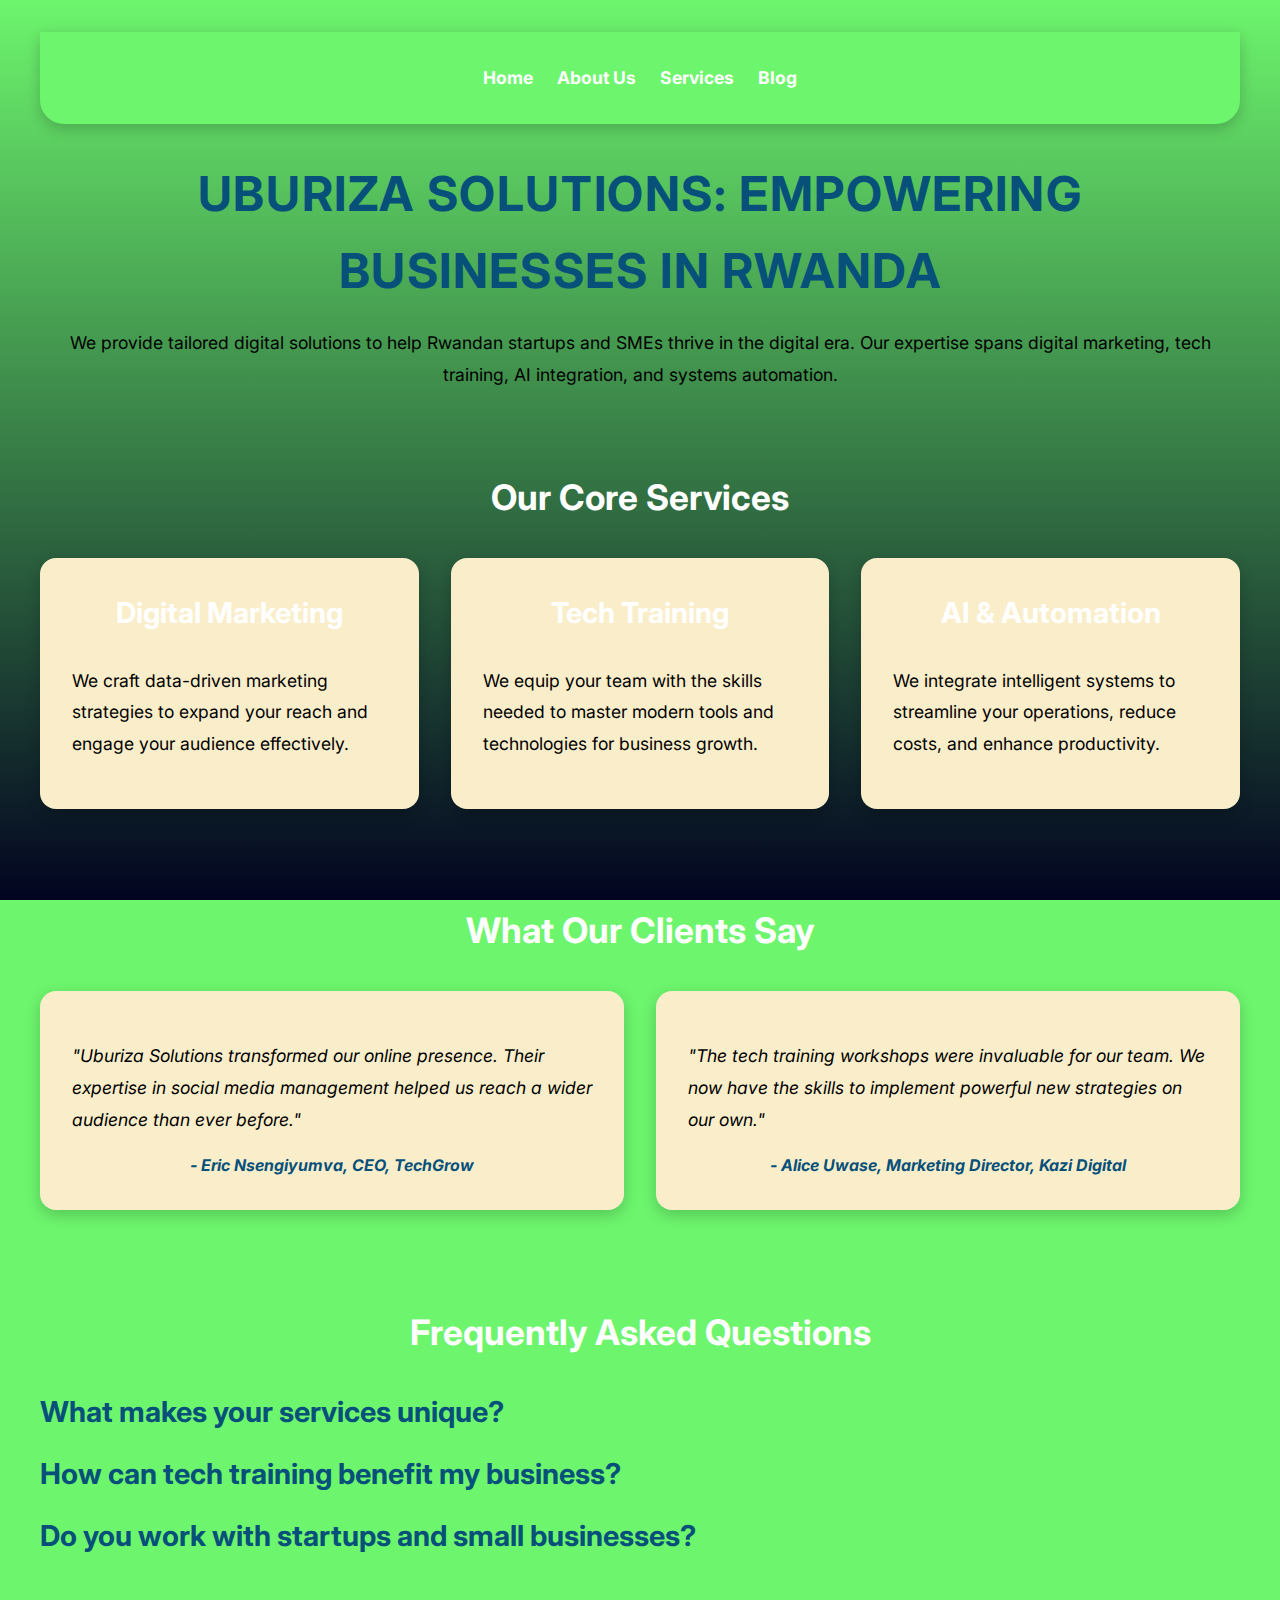
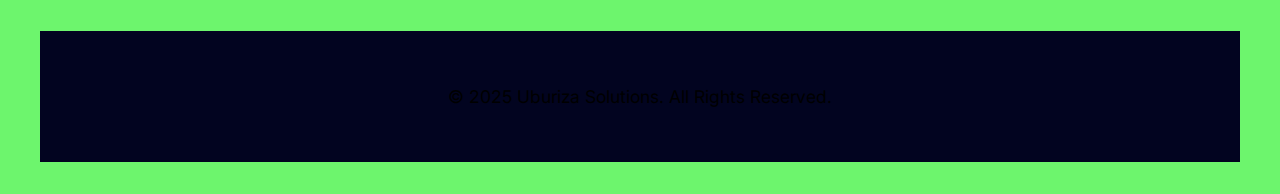
<file: index.html>
<!DOCTYPE html>
<html lang="en">
<head>
    <meta charset="UTF-8">
    <meta name="viewport" content="width=device-width, initial-scale=1.0">
    <!-- SEO: Title Tag -->
    <title>Digital Solutions for Rwandan Businesses | Uburiza Solutions</title>
    <!-- SEO: Meta Description -->
    <meta name="description" content="Uburiza Solutions empowers startups and SMEs in Rwanda with digital marketing, tech training, AI integration, and system automation to help them grow and succeed.">
    <!-- Links to the global stylesheet -->
    <link rel="stylesheet" href="styles.css">
    <!-- SEO: Inter font for readability -->
    <link rel="preconnect" href="https://fonts.googleapis.com">
    <link rel="preconnect" href="https://fonts.gstatic.com" crossorigin>
    <link href="https://fonts.googleapis.com/css2?family=Inter:wght@400;700&display=swap" rel="stylesheet">
</head>
<body>
    <div class="container">
        <header>
            <nav>
                <ul>
                    <li><a href="index.html">Home</a></li>
                    <li><a href="about.html">About Us</a></li>
                    <li><a href="services.html">Services</a></li>
                    <li><a href="blog.html">Blog</a></li>
                </ul>
            </nav>
        </header>

        <main>
            <h1>Uburiza Solutions: Empowering Businesses in Rwanda</h1>
            
            <p>
                We provide tailored digital solutions to help Rwandan startups and SMEs thrive in the digital era. Our expertise spans digital marketing, tech training, AI integration, and systems automation.
            </p>

            <section id="services-intro">
                <h2>Our Core Services</h2>
                <div class="card-grid">
                    <div class="card">
                        <h3>Digital Marketing</h3>
                        <p>We craft data-driven marketing strategies to expand your reach and engage your audience effectively.</p>
                    </div>
                    <div class="card">
                        <h3>Tech Training</h3>
                        <p>We equip your team with the skills needed to master modern tools and technologies for business growth.</p>
                    </div>
                    <div class="card">
                        <h3>AI & Automation</h3>
                        <p>We integrate intelligent systems to streamline your operations, reduce costs, and enhance productivity.</p>
                    </div>
                </div>
            </section>
            
            <section id="testimonials">
                <h2>What Our Clients Say</h2>
                <div class="card-grid">
                    <div class="card testimonial-card">
                        <p>"Uburiza Solutions transformed our online presence. Their expertise in social media management helped us reach a wider audience than ever before."</p>
                        <cite>- Eric Nsengiyumva, CEO, TechGrow</cite>
                    </div>
                    <div class="card testimonial-card">
                        <p>"The tech training workshops were invaluable for our team. We now have the skills to implement powerful new strategies on our own."</p>
                        <cite>- Alice Uwase, Marketing Director, Kazi Digital</cite>
                    </div>
                </div>
            </section>

            <section id="faqs">
                <h2>Frequently Asked Questions</h2>
                <div class="faq-list">
                    <div class="faq-item">
                        <h3>What makes your services unique?</h3>
                        <div class="faq-answer">
                            <p>We focus on a data-driven approach and provide customized solutions that are specifically designed for the Rwandan market. We don't just provide a service; we build a partnership with your business.</p>
                        </div>
                    </div>
                    <div class="faq-item">
                        <h3>How can tech training benefit my business?</h3>
                        <div class="faq-answer">
                            <p>Investing in tech training empowers your employees to use new tools efficiently, enhances productivity, and keeps your company competitive in a fast-paced digital world. It is a long-term investment in your team's capabilities.</p>
                        </div>
                    </div>
                    <div class="faq-item">
                        <h3>Do you work with startups and small businesses?</h3>
                        <div class="faq-answer">
                            <p>Yes, we specialize in helping startups and SMEs. We understand the unique challenges they face and offer scalable, affordable solutions to help them grow from the ground up.</p>
                        </div>
                    </div>
                </div>
            </section>
        </main>
        
        <footer>
            <p>&copy; 2025 Uburiza Solutions. All Rights Reserved.</p>
        </footer>
    </div>
    <script>
        document.addEventListener('DOMContentLoaded', () => {
            const faqItems = document.querySelectorAll('.faq-item h3');
            faqItems.forEach(item => {
                item.addEventListener('click', () => {
                    const parent = item.parentElement;
                    parent.classList.toggle('open');
                });
            });
        });
    </script>
</body>
</html>
</file>
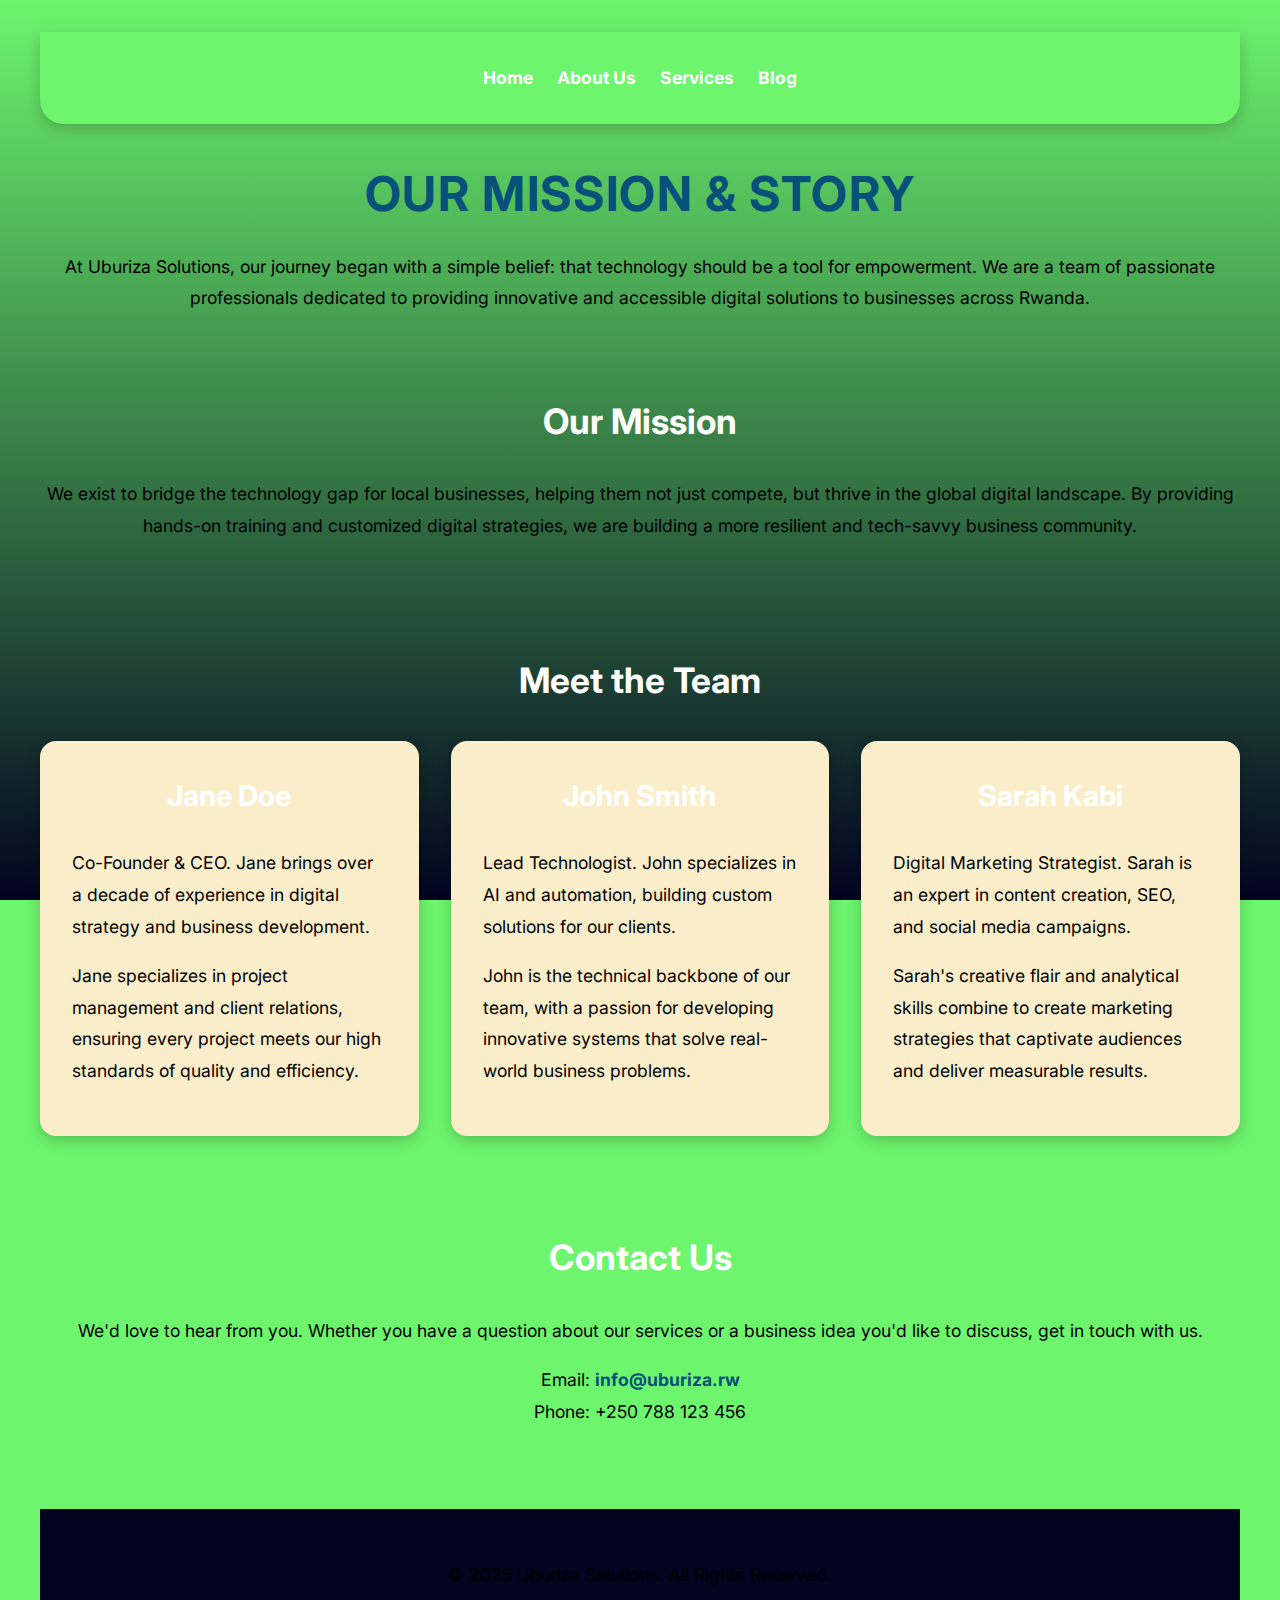
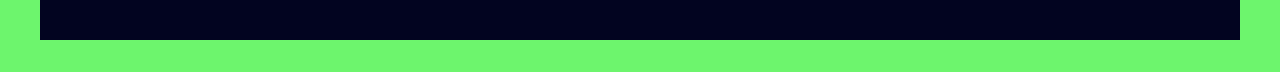
<file: about.html>
<!DOCTYPE html>
<html lang="en">
<head>
    <meta charset="UTF-8">
    <meta name="viewport" content="width=device-width, initial-scale=1.0">
    <!-- SEO: Unique Title Tag for the About page -->
    <title>About Uburiza Solutions | Our Mission & Team</title>
    <!-- SEO: Unique Meta Description for the About page -->
    <meta name="description" content="Discover the mission, vision, and dedicated team behind Uburiza Solutions. We are committed to empowering businesses in Rwanda through technology and innovation.">
    <!-- Links to the global stylesheet -->
    <link rel="stylesheet" href="styles.css">
    <link rel="preconnect" href="https://fonts.googleapis.com">
    <link rel="preconnect" href="https://fonts.gstatic.com" crossorigin>
    <link href="https://fonts.googleapis.com/css2?family=Inter:wght@400;700&display=swap" rel="stylesheet">
</head>
<body>
    <div class="container">
        <header>
            
            <nav>
                <ul>
                    <li><a href="index.html">Home</a></li>
                    <li><a href="about.html">About Us</a></li>
                    <li><a href="services.html">Services</a></li>
                    <li><a href="blog.html">Blog</a></li>
                </ul>
            </nav>
        </header>

        <main>
            <h1>Our Mission & Story</h1>
            
            <p>
                At Uburiza Solutions, our journey began with a simple belief: that technology should be a tool for empowerment. We are a team of passionate professionals dedicated to providing innovative and accessible digital solutions to businesses across Rwanda.
            </p>

            <section id="our-mission">
                <h2>Our Mission</h2>
                <p>
                    We exist to bridge the technology gap for local businesses, helping them not just compete, but thrive in the global digital landscape. By providing hands-on training and customized digital strategies, we are building a more resilient and tech-savvy business community.
                </p>
            </section>

            <section id="our-team">
                <h2>Meet the Team</h2>
                <div class="card-grid">
                    <div class="card team-member">
                        <h3>Jane Doe</h3>
                        <p>Co-Founder & CEO. Jane brings over a decade of experience in digital strategy and business development.</p>
                        <p>Jane specializes in project management and client relations, ensuring every project meets our high standards of quality and efficiency.</p>
                    </div>
                    <div class="card team-member">
                        <h3>John Smith</h3>
                        <p>Lead Technologist. John specializes in AI and automation, building custom solutions for our clients.</p>
                        <p>John is the technical backbone of our team, with a passion for developing innovative systems that solve real-world business problems.</p>
                    </div>
                    <div class="card team-member">
                        <h3>Sarah Kabi</h3>
                        <p>Digital Marketing Strategist. Sarah is an expert in content creation, SEO, and social media campaigns.</p>
                        <p>Sarah's creative flair and analytical skills combine to create marketing strategies that captivate audiences and deliver measurable results.</p>
                    </div>
                </div>
            </section>
            
            <section id="contact-us">
                <h2>Contact Us</h2>
                <p>
                    We'd love to hear from you. Whether you have a question about our services or a business idea you'd like to discuss, get in touch with us.
                </p>
                <p>
                    Email: <a href="mailto:info@uburiza.rw">info@uburiza.rw</a><br>
                    Phone: +250 788 123 456
                </p>
            </section>
        </main>

        <footer>
            <p>&copy; 2025 Uburiza Solutions. All Rights Reserved.</p>
        </footer>
    </div>
    <script>
        document.addEventListener('DOMContentLoaded', () => {
            // Mobile menu functionality
            const menuToggle = document.querySelector('.menu-toggle');
            const navUl = document.querySelector('nav ul');

            menuToggle.addEventListener('click', () => {
                navUl.classList.toggle('active');
            });
        });
    </script>
</body>
</html>
</file>
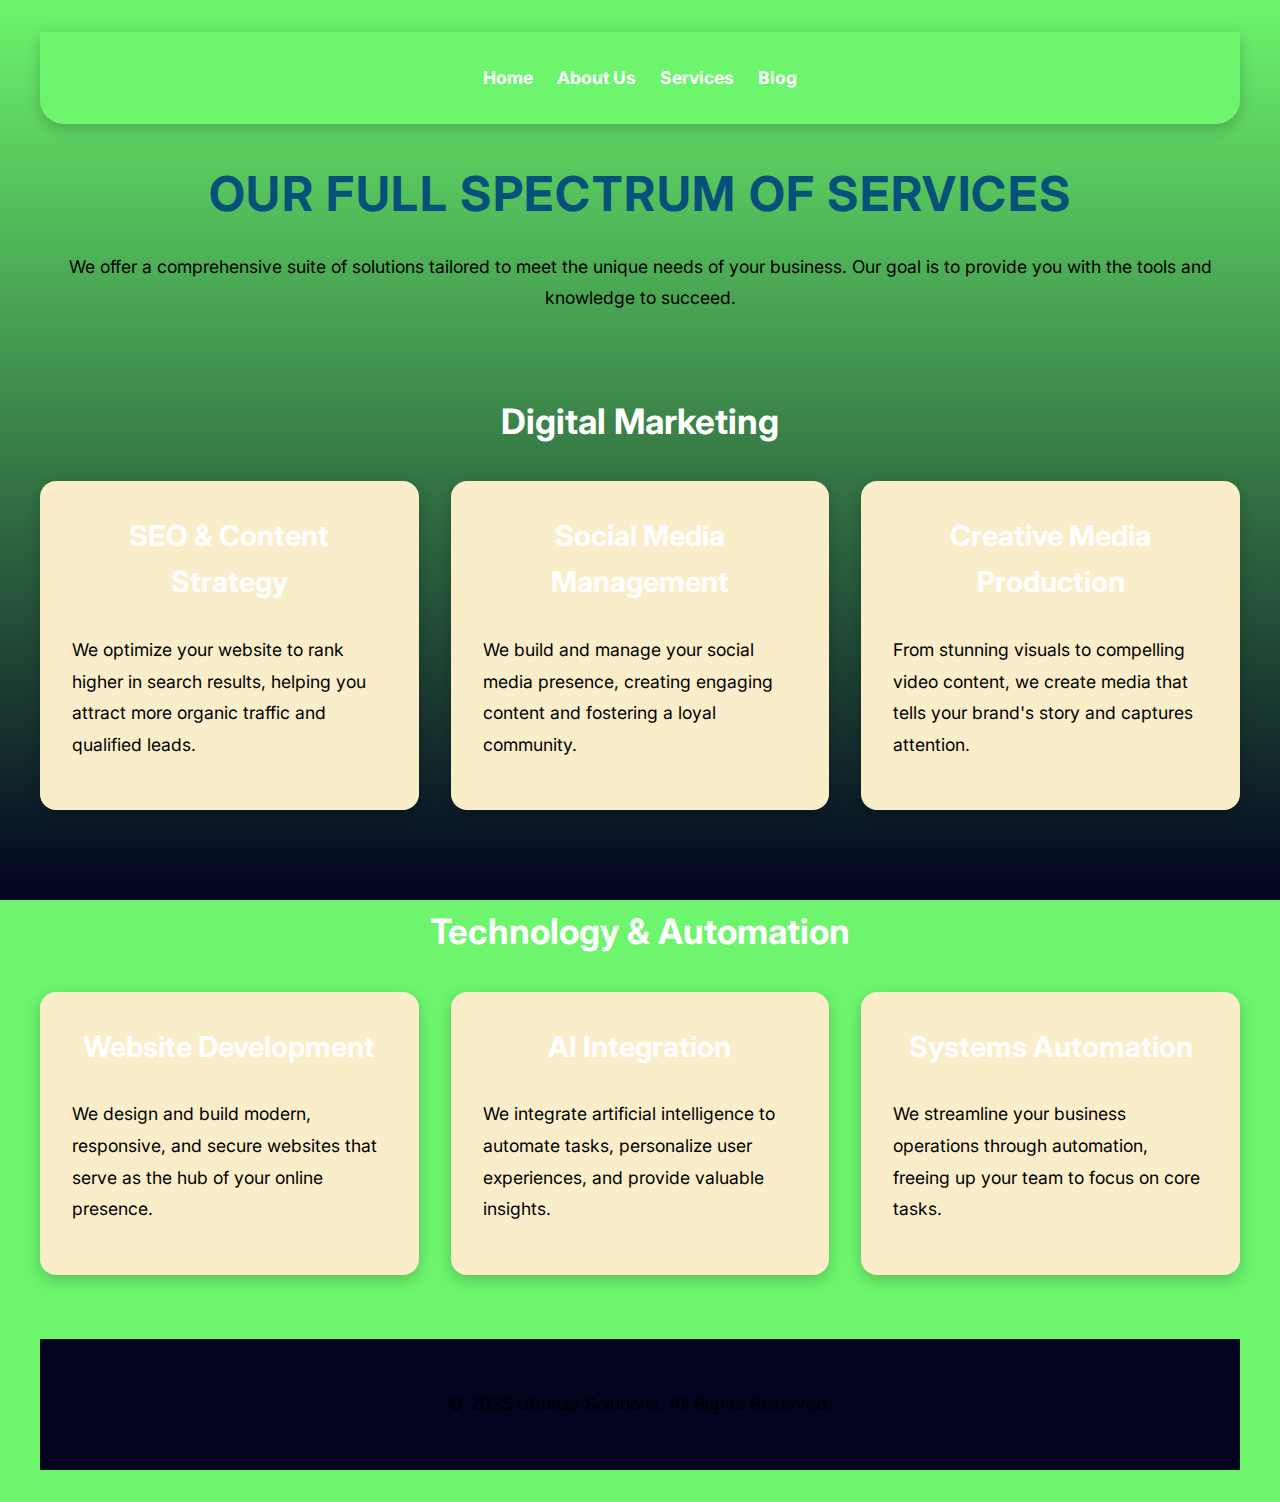
<file: services.html>
<!DOCTYPE html>
<html lang="en">
<head>
    <meta charset="UTF-8">
    <meta name="viewport" content="width=device-width, initial-scale=1.0">
    <!-- SEO: Unique Title Tag for the Services page -->
    <title>Digital Marketing & Tech Training Services | Uburiza Solutions</title>
    <!-- SEO: Unique Meta Description for the Services page -->
    <meta name="description" content="Explore the full range of digital services from Uburiza, including web design, creative media production, tech training workshops, and systems automation.">
    <!-- Links to the global stylesheet -->
    <link rel="stylesheet" href="styles.css">
    <link rel="preconnect" href="https://fonts.googleapis.com">
    <link rel="preconnect" href="https://fonts.gstatic.com" crossorigin>
    <link href="https://fonts.googleapis.com/css2?family=Inter:wght@400;700&display=swap" rel="stylesheet">
</head>
<body>
    <div class="container">
        <header>
            
            <nav>
                <ul>
                    <li><a href="index.html">Home</a></li>
                    <li><a href="about.html">About Us</a></li>
                    <li><a href="services.html">Services</a></li>
                    <li><a href="blog.html">Blog</a></li>
                </ul>
            </nav>
        </header>

        <main>
            <h1>Our Full Spectrum of Services</h1>
            
            <p>
                We offer a comprehensive suite of solutions tailored to meet the unique needs of your business. Our goal is to provide you with the tools and knowledge to succeed.
            </p>

            <section id="digital-marketing">
                <h2>Digital Marketing</h2>
                <div class="card-grid">
                    <div class="card">
                        <h3>SEO & Content Strategy</h3>
                        <p>We optimize your website to rank higher in search results, helping you attract more organic traffic and qualified leads.</p>
                    </div>
                    <div class="card">
                        <h3>Social Media Management</h3>
                        <p>We build and manage your social media presence, creating engaging content and fostering a loyal community.</p>
                    </div>
                    <div class="card">
                        <h3>Creative Media Production</h3>
                        <p>From stunning visuals to compelling video content, we create media that tells your brand's story and captures attention.</p>
                    </div>
                </div>
            </section>

            <section id="tech-solutions">
                <h2>Technology & Automation</h2>
                <div class="card-grid">
                    <div class="card">
                        <h3>Website Development</h3>
                        <p>We design and build modern, responsive, and secure websites that serve as the hub of your online presence.</p>
                    </div>
                    <div class="card">
                        <h3>AI Integration</h3>
                        <p>We integrate artificial intelligence to automate tasks, personalize user experiences, and provide valuable insights.</p>
                    </div>
                    <div class="card">
                        <h3>Systems Automation</h3>
                        <p>We streamline your business operations through automation, freeing up your team to focus on core tasks.</p>
                    </div>
                </div>
            </section>
        </main>

        <footer>
            <p>&copy; 2025 Uburiza Solutions. All Rights Reserved.</p>
        </footer>
    </div>
    <script>
        document.addEventListener('DOMContentLoaded', () => {
            // Mobile menu functionality
            const menuToggle = document.querySelector('.menu-toggle');
            const navUl = document.querySelector('nav ul');

            menuToggle.addEventListener('click', () => {
                navUl.classList.toggle('active');
            });
        });
    </script>
</body>
</html>
</file>
<file: styles.css>
/* Uburiza Solutions Global Stylesheet
This single file styles the entire website, ensuring a consistent look and feel.

-- Color Palette --
We are using CSS variables for our color palette. This makes it easy to change colors in one place.
*/
:root {
  --dark-blue: #020420;
  --dark-green: #6df56d;
  --off-white: #ffffff;
  --blue: #06507a;
  --text-color: #f5f5dc;
  }
  
  /* Base Body Styling
  More visible green base color with a subtle pattern for innovation.
  */
  body {
  font-family: 'Inter', sans-serif;
  color: var(--text-color);
  margin: 0;
  padding: 0;
  line-height: 1.6;
  background-color: var(--dark-green);
  background-image:
  linear-gradient(to bottom, var(--dark-green) 0%, var(--dark-blue) 100%);
  background-attachment: fixed;
  }
  
  /* Main Content Container - Blended Look */
  .container {
  max-width: 1200px;
  margin: 0 auto;
  padding: 2rem;
  background-color: transparent;
  box-shadow: none;
  border-radius: 0;
  }
  
  /* Header and Navigation */
  header {
  padding: 1rem 0;
  text-align: center;
  background-color: var(--dark-green);
  box-shadow: 0 5px 15px rgba(0, 0, 0, 0.2);
  border-radius: 0 0 1.5rem 1.5rem;
  }
  
  nav ul {
  list-style: none;
  padding: 0;
  display: flex;
  justify-content: center;
  gap: 1.5rem;
  }
  
  nav a {
  color: var(--off-white);
  text-decoration: none;
  font-weight: bold;
  font-size: 1.1rem;
  transition: color 0.3s ease, text-shadow 0.3s ease;
  }
  
  nav a:hover {
  color: var(--blue);
  text-shadow: 0 0 5px var(--blue);
  }
  
  /* Headings and Typography - Blue for main headings and links */
  h1 {
  font-size: 3rem;
  text-transform: uppercase;
  letter-spacing: 0.1rem;
  color: var(--blue);
  text-align: center;
  margin-top: 2rem;
  margin-bottom: 1rem;
  }
  
  h2 {
  font-size: 2.2rem;
  color: var(--off-white);
  text-align: center;
  }
  
  h3 {
  font-size: 1.8rem;
  color: var(--off-white);
  text-align: left;
  }
  
  p, .card p {
  font-size: 1.1rem;
  line-height: 1.8;
  text-align: center;
  color: black;
  }
  
  /* Links */
  a {
  color: var(--blue);
  text-decoration: none;
  font-weight: bold;
  }
  
  a:hover {
  text-decoration: underline;
  }
  
  /* Sections */
  section {
  padding: 2rem 0;
  }
  
  /* Cards for services and blogs */
  .card-grid {
  display: grid;
  grid-template-columns: repeat(auto-fit, minmax(300px, 1fr));
  gap: 2rem;
  margin-top: 2rem;
  }
  
  .card {
  background-color: 	#faeeca;
  padding: 2rem;
  border-radius: 1rem;
  box-shadow: 0 5px 15px rgba(0, 0, 0, 0.2);
  transition: transform 0.3s ease, box-shadow 0.3s ease;
  }
  
  .card:hover {
  transform: translateY(-10px);
  box-shadow: 0 15px 25px rgba(0, 0, 0, 0.4);
  }
  
  .card h3 {
  margin-top: 0;
  text-align: center;
  color: var(--off-white);
  }
  
  .card p {
  text-align: left;
  }
  
  /* Buttons */
  .btn {
  display: inline-block;
  background-color: var(--blue);
  color: var(--dark-blue);
  padding: 0.8rem 1.5rem;
  text-decoration: none;
  border-radius: 0.5rem;
  font-weight: bold;
  transition: background-color 0.3s ease, transform 0.3s ease;
  }
  
  .btn:hover {
  background-color: var(--off-white);
  transform: scale(1.05);
  }
  
  /* Footer - Dark Blue Section */
  footer {
  text-align: center;
  padding: 2rem 0;
  background-color: var(--dark-blue);
  color: var(--off-white);
  margin-top: 2rem;
  }
  
  /* Specific styles for new sections */
  .faq-item h3 {
  cursor: pointer;
  display: flex;
  justify-content: space-between;
  align-items: center;
  margin-top: 1rem;
  margin-bottom: 0.5rem;
  color: var(--blue);
  }
  
  .faq-answer {
  display: none;
  font-size: 1rem;
  line-height: 1.6;
  margin-top: 0.5rem;
  text-align: left;
  color: var(--off-white);
  }
  
  .faq-item.open .faq-answer {
  display: block;
  }
  
  .testimonial-card {
  text-align: center;
  }
  
  .testimonial-card p {
  font-style: italic;
  font-size: 1.1rem;
  }
  
  .testimonial-card cite {
  display: block;
  margin-top: 0.5rem;
  font-weight: bold;
  color: var(--blue);
  }
  
  .team-member {
  text-align: center;
  }
  
  .team-member-photo {
  width: 150px;
  height: 150px;
  border-radius: 50%;
  object-fit: cover;
  margin: 0 auto 1rem;
  display: block;
  }
  
  /* Styles for blog page and dashboard */
  .blog-post-list {
  display: block;
  }
  
  .blog-post-detail {
  display: none;
  }
  
  .blog-post {
  padding-bottom: 1rem;
  border-bottom: 1px solid rgba(255, 255, 255, 0.1);
  margin-bottom: 2rem;
  }
  
  .blog-post h3 {
  color: var(--blue);
  text-align: left;
  }
  
  .dashboard-form {
  display: flex;
  flex-direction: column;
  gap: 1rem;
  margin-top: 2rem;
  }
  
  .dashboard-form input,
  .dashboard-form textarea {
  padding: 0.8rem;
  background-color: rgba(255, 255, 255, 0.1);
  border: 1px solid rgba(255, 255, 255, 0.2);
  border-radius: 0.5rem;
  color: var(--text-color);
  font-family: inherit;
  }
  
  .dashboard-form button {
  padding: 1rem;
  background-color: var(--blue);
  color: var(--dark-blue);
  border: none;
  border-radius: 0.5rem;
  cursor: pointer;
  font-weight: bold;
  transition: background-color 0.3s ease;
  }
  
  .dashboard-form button:hover {
  background-color: var(--off-white);
  }
</file>
